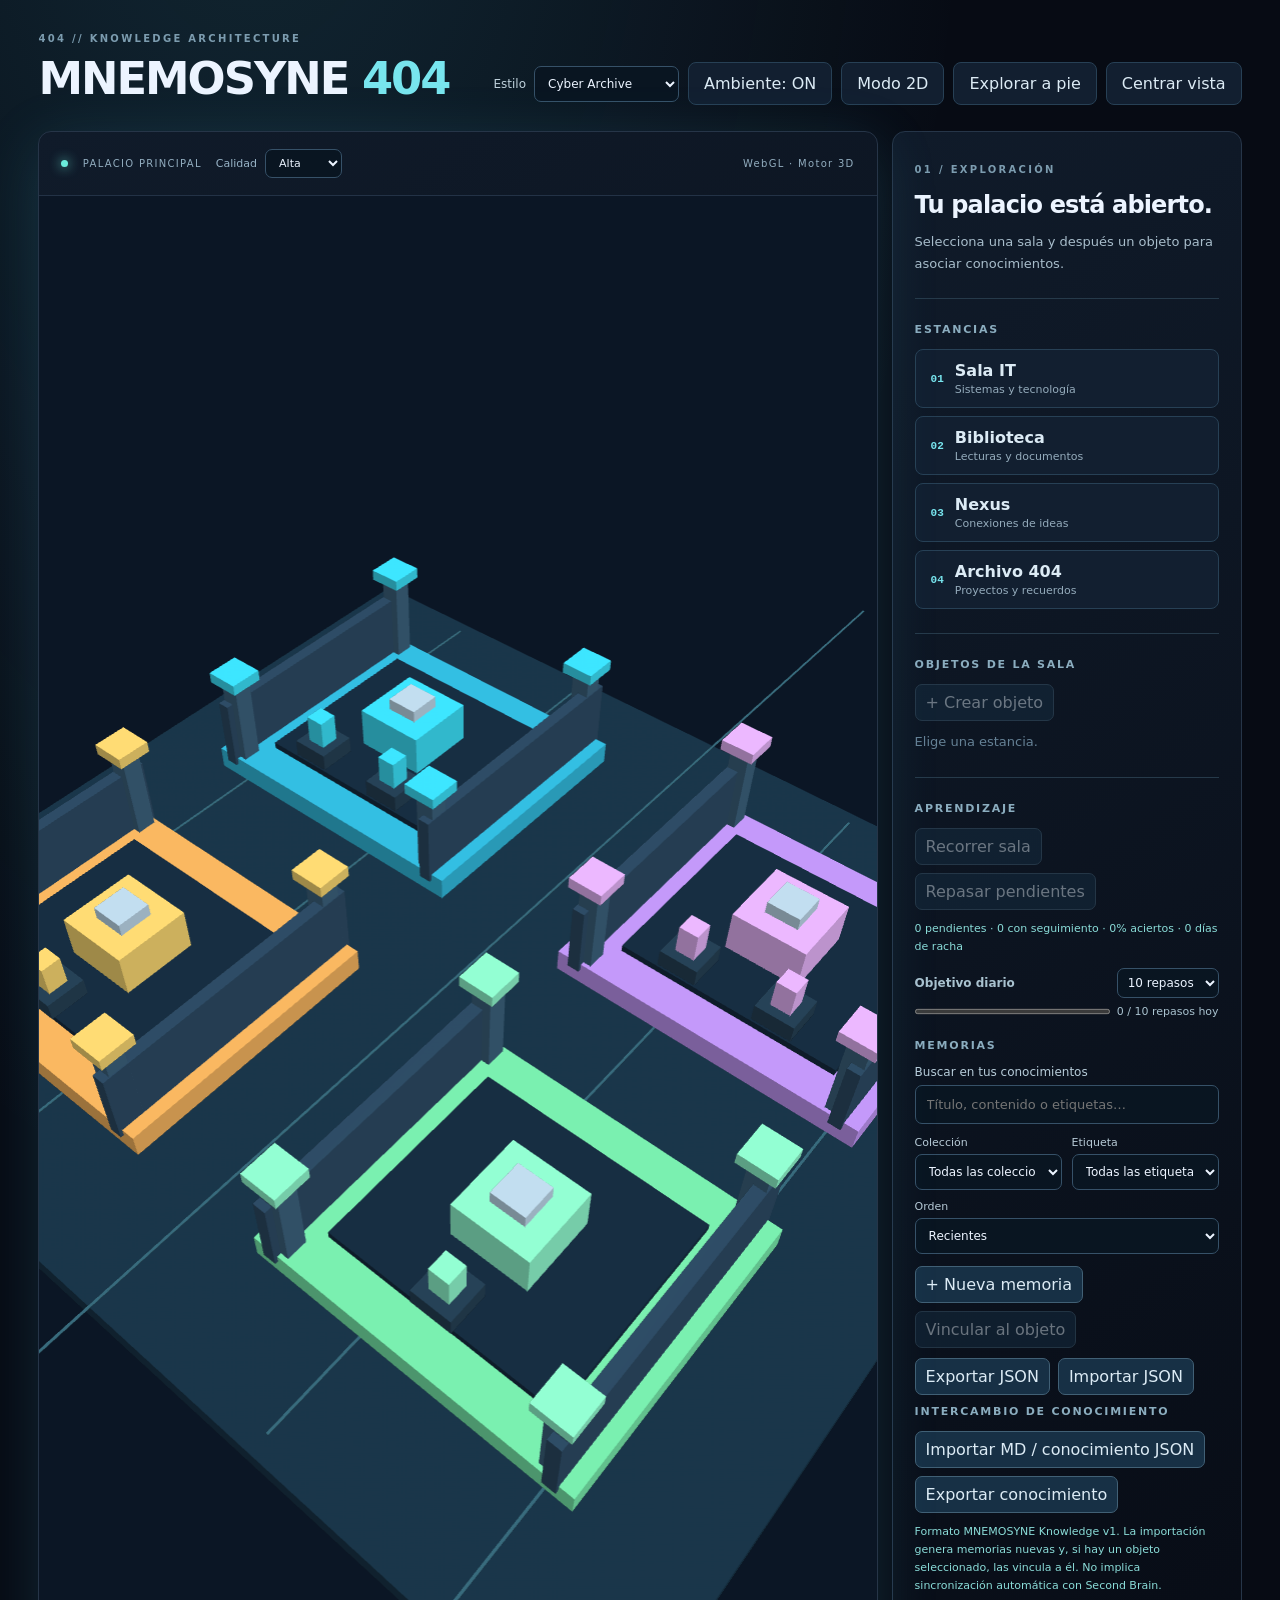
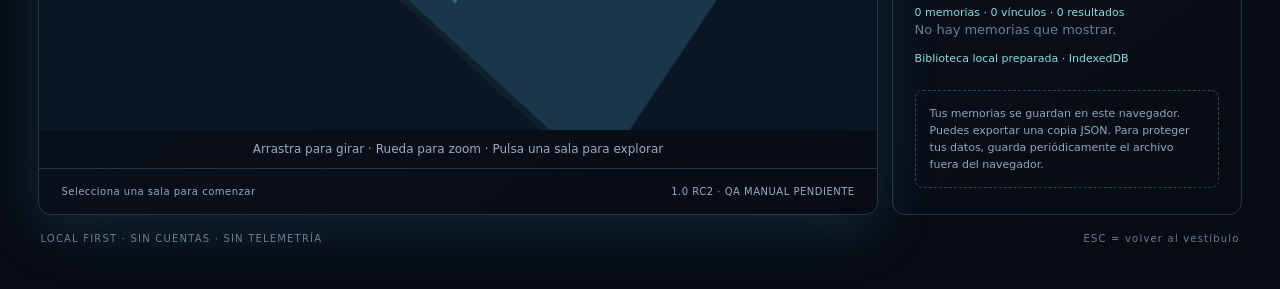
<file: index.html>
<!doctype html><html lang="es"><head><meta charset="utf-8"><meta name="viewport" content="width=device-width,initial-scale=1"><meta name="theme-color" content="#090e1d"><title>MNEMOSYNE 404 — Palacio de memoria</title><link rel="stylesheet" href="./styles/main.css"><link rel="manifest" href="./manifest.webmanifest"><link rel="icon" type="image/svg+xml" href="./icons/mnemosyne.svg"></head><body><div class="app"><header class="top"><div><span class="eyebrow">404 // KNOWLEDGE ARCHITECTURE</span><h1>MNEMOSYNE <strong>404</strong></h1></div><nav aria-label="Controles principales"><label class="theme-control" for="theme-select">Estilo <select id="theme-select" aria-label="Tema visual"><option value="cyber">Cyber Archive</option><option value="classic">Biblioteca clásica</option><option value="noir">Archivo oscuro</option><option value="minimal">Minimal</option></select></label><button id="effects" type="button" aria-pressed="true" title="Desactivar efectos ambientales">Ambiente: ON</button><button id="mode" type="button">Modo 2D</button><button id="walk" type="button" title="Recorrer el palacio con teclado" disabled>Explorar a pie</button><button id="reset" type="button">Centrar vista</button></nav></header><main class="layout"><section class="viewer" aria-label="Explorador de palacio"><div class="viewer-head"><span><i class="dot"></i> PALACIO PRINCIPAL</span><label class="quality-control">Calidad <select id="quality-select" aria-label="Calidad gráfica"><option value="high">Alta</option><option value="low">Ahorro</option></select></label><span id="engine">Motor 3D</span></div><canvas id="scene" aria-label="Mapa tridimensional interactivo de cuatro salas"></canvas><div id="map2d" class="map2d" hidden role="group" aria-label="Mapa de salas"></div><div class="instructions" id="instructions">Arrastra para girar · Rueda para zoom · Pulsa una sala para explorar</div><div id="walk-controls" class="walk-controls" hidden aria-label="Controles de recorrido"><button type="button" data-walk="left" aria-label="Girar a la izquierda">↶</button><button type="button" data-walk="forward" aria-label="Avanzar">↑</button><button type="button" data-walk="right" aria-label="Girar a la derecha">↷</button><button type="button" data-walk="strafe-left" aria-label="Desplazarse a la izquierda">←</button><button type="button" data-walk="backward" aria-label="Retroceder">↓</button><button type="button" data-walk="strafe-right" aria-label="Desplazarse a la derecha">→</button><button type="button" data-walk="interact">Entrar en sala</button></div><div class="viewer-bottom"><span id="status" role="status" aria-live="polite">Selecciona una sala para comenzar</span><span>1.0 RC2 · QA MANUAL PENDIENTE</span></div></section><aside class="sidebar"><span class="eyebrow">01 / EXPLORACIÓN</span><h2 id="room-title">Tu palacio está abierto.</h2><p id="room-desc">Selecciona uno de los cuatro espacios del mapa para conocer los objetos que albergará.</p><div class="separator"></div><h3>ESTANCIAS</h3><div id="room-list" class="room-list"></div><div class="separator"></div><h3 id="objects-title">OBJETOS DE LA SALA</h3><div class="actions"><button id="new-object" type="button" disabled>+ Crear objeto</button></div><div id="object-list" class="object-list"><p class="muted">Elige una estancia.</p></div><div class="separator"></div><h3>APRENDIZAJE</h3><div class="actions"><button type="button" id="start-route">Recorrer sala</button><button type="button" id="start-review">Repasar pendientes</button></div><p id="review-stats" class="data-status"></p><div class="daily-goal"><label for="daily-goal">Objetivo diario</label><select id="daily-goal"><option value="5">5 repasos</option><option value="10" selected>10 repasos</option><option value="20">20 repasos</option><option value="30">30 repasos</option></select><progress id="goal-progress" value="0" max="10"></progress><span id="goal-label">0 / 10 repasos hoy</span></div><h3>MEMORIAS</h3><label class="field-label" for="search">Buscar en tus conocimientos</label><input id="search" type="search" placeholder="Título, contenido o etiquetas…"><div class="filters"><label for="collection-filter">Colección<select id="collection-filter"><option value="">Todas las colecciones</option></select></label><label for="tag-filter">Etiqueta<select id="tag-filter"><option value="">Todas las etiquetas</option></select></label><label for="sort-filter">Orden<select id="sort-filter"><option value="recent">Recientes</option><option value="oldest">Antiguas</option><option value="title">Título A–Z</option></select></label></div><div class="actions"><button id="new-memory" type="button">+ Nueva memoria</button><button id="link-memory" type="button" disabled>Vincular al objeto</button></div><div class="actions"><button type="button" id="export-backup">Exportar JSON</button><button type="button" id="import-backup">Importar JSON</button><input type="file" id="backup-file" accept=".json,application/json" hidden></div><h3>INTERCAMBIO DE CONOCIMIENTO</h3><div class="actions"><button type="button" id="import-knowledge">Importar MD / conocimiento JSON</button><button type="button" id="export-knowledge">Exportar conocimiento</button><input type="file" id="knowledge-file" accept=".md,.json,text/markdown,application/json" multiple hidden></div><p class="data-status">Formato MNEMOSYNE Knowledge v1. La importación genera memorias nuevas y, si hay un objeto seleccionado, las vincula a él. No implica sincronización automática con Second Brain.</p><div id="library-stats" class="data-status"></div><div id="memory-list" class="memory-list" aria-live="polite"></div><button id="more-memories" type="button" hidden>Mostrar 60 memorias más</button><p id="data-status" role="status" aria-live="polite" class="data-status">Iniciando biblioteca local…</p><div class="notice">Tus memorias se guardan en este navegador. Puedes exportar una copia JSON. Para proteger tus datos, guarda periódicamente el archivo fuera del navegador.</div></aside></main><footer>LOCAL FIRST · SIN CUENTAS · SIN TELEMETRÍA <span>ESC = volver al vestíbulo</span></footer></div><dialog id="editor"><form id="memory-form"><h2 id="editor-title">Nueva memoria</h2><label for="memory-title">Título *</label><input id="memory-title" maxlength="120" required><label for="memory-tags">Etiquetas (separadas por comas)</label><input id="memory-tags" maxlength="250"><label for="memory-collection">Colección (opcional)</label><input id="memory-collection" maxlength="80" list="collection-suggestions" placeholder="Ej.: Redes, Literatura, Proyecto 404"><datalist id="collection-suggestions"></datalist><label for="memory-body">Contenido Markdown *</label><textarea id="memory-body" rows="9" maxlength="40000" required placeholder="# Encabezado, **negrita**, - lista o [[Otra memoria]]"></textarea><button id="preview-memory" type="button">Vista previa Markdown</button><div id="memory-preview" class="md-preview" hidden aria-label="Vista previa segura del contenido"></div><p id="editor-error" class="form-error" role="alert"></p><div class="actions"><button type="button" id="cancel-edit">Cancelar</button><button type="submit">Guardar memoria</button></div></form></dialog><dialog id="object-editor"><form id="object-form"><h2 id="object-editor-title">Nuevo objeto</h2><label for="object-name">Nombre *</label><input id="object-name" maxlength="80" required><label for="object-description">Descripción</label><textarea id="object-description" rows="4" maxlength="500"></textarea><label for="object-slot">Ubicación en la sala</label><select id="object-slot" required></select><p id="object-error" class="form-error" role="alert"></p><div class="actions"><button id="cancel-object" type="button">Cancelar</button><button type="submit">Guardar objeto</button></div></form></dialog><dialog id="learn-dialog"><div class="learn-box"><h2 id="learn-heading">Recorrido</h2><p id="learn-progress"></p><h3 id="learn-question"></h3><div id="learn-answer" class="learn-answer" hidden></div><p id="learn-error" class="form-error" role="status"></p><div class="actions"><button type="button" id="learn-reveal">Mostrar respuesta</button><button type="button" id="learn-again" hidden>Otra vez</button><button type="button" id="learn-hard" hidden>Me costó</button><button type="button" id="learn-good" hidden>Lo recordé</button><button type="button" id="learn-close">Cerrar</button></div></div></dialog><dialog id="reader" aria-labelledby="reader-title"><h2 id="reader-title"></h2><p id="reader-meta" class="data-status"></p><div id="reader-content" class="md-preview"></div><h3>Conexiones y referencias</h3><div id="reader-relations" class="actions"></div><div class="actions"><button id="reader-close" type="button">Cerrar lectura</button></div></dialog><script type="module" src="./app/experience.js"></script><script type="module" src="./app/main.js"></script><dialog id="restore-dialog" aria-labelledby="restore-heading"><form method="dialog"><h2 id="restore-heading">Restaurar biblioteca</h2><p id="restore-summary"></p><p id="restore-warnings" class="data-status"></p><p>Se recomienda exportar y guardar una copia antes de importar.</p><div class="actions"><button type="submit" id="restore-merge" value="merge">Añadir sin conflictos</button><button type="submit" value="skip">Omitir duplicados</button><button type="submit" value="replace">Sustituir biblioteca…</button><button type="submit" value="cancel">Cancelar</button></div></form></dialog></body></html>
</file>
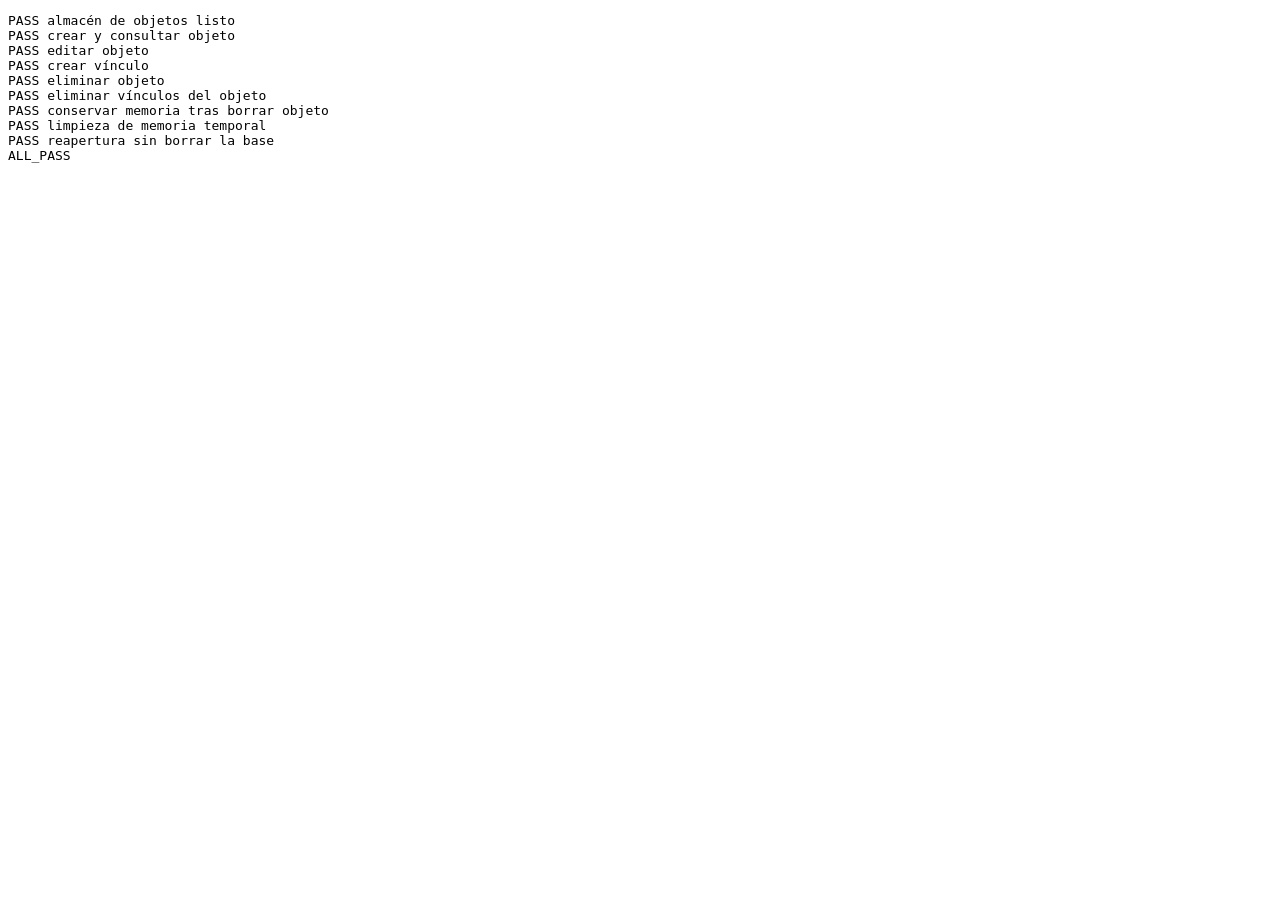
<file: tests/browser-smoke.html>
<!doctype html><html lang="es"><meta charset="utf-8"><title>MNEMOSYNE 404 — prueba no destructiva</title><body><pre id="result">RUNNING</pre><script type="module">
import {openDatabase,listObjects,saveObject,deleteObject,listMemories,saveMemory,deleteMemory,addLink,listLinks} from '../app/db.js';
const lines=[],stamp=new Date().toISOString(),suffix=crypto.randomUUID(),id=`it/custom-smoke-${suffix}`,memoryId=`smoke-${suffix}`;
const check=(c,m)=>{if(!c)throw Error(m);lines.push('PASS '+m);document.getElementById('result').textContent=lines.join('\n')+'\nRUNNING';};
let db;
try{
 db=await openDatabase();check(db.objectStoreNames.contains('objects'),'almacén de objetos listo');
 await saveObject(db,{id,roomId:'it',title:'Prueba temporal',description:'QA',slot:0,createdAt:stamp,updatedAt:stamp});
 check((await listObjects(db)).some(o=>o.id===id),'crear y consultar objeto');
 await saveObject(db,{id,roomId:'it',title:'Modificado',description:'QA',slot:1,createdAt:stamp,updatedAt:stamp});
 check((await listObjects(db)).find(o=>o.id===id)?.title==='Modificado','editar objeto');
 await saveMemory(db,{id:memoryId,title:'QA temporal',body:'Contenido de prueba',tags:[],createdAt:stamp,updatedAt:stamp});
 await addLink(db,id,memoryId);check((await listLinks(db)).some(l=>l.objectId===id&&l.memoryId===memoryId),'crear vínculo');
 await deleteObject(db,id);check(!(await listObjects(db)).some(o=>o.id===id),'eliminar objeto');
 check(!(await listLinks(db)).some(l=>l.objectId===id),'eliminar vínculos del objeto');
 check((await listMemories(db)).some(m=>m.id===memoryId),'conservar memoria tras borrar objeto');
 await deleteMemory(db,memoryId);check(!(await listMemories(db)).some(m=>m.id===memoryId),'limpieza de memoria temporal');
 db.close();db=await openDatabase();check(db.objectStoreNames.contains('objects'),'reapertura sin borrar la base');
 document.getElementById('result').textContent=lines.join('\n')+'\nALL_PASS';
}catch(e){document.getElementById('result').textContent=lines.join('\n')+'\nFAIL '+(e.stack||e);}
finally{try{if(db){await deleteObject(db,id);await deleteMemory(db,memoryId);db.close();}}catch(e){console.error('Limpieza de datos temporales incompleta',e);}}
</script></body></html>
</file>
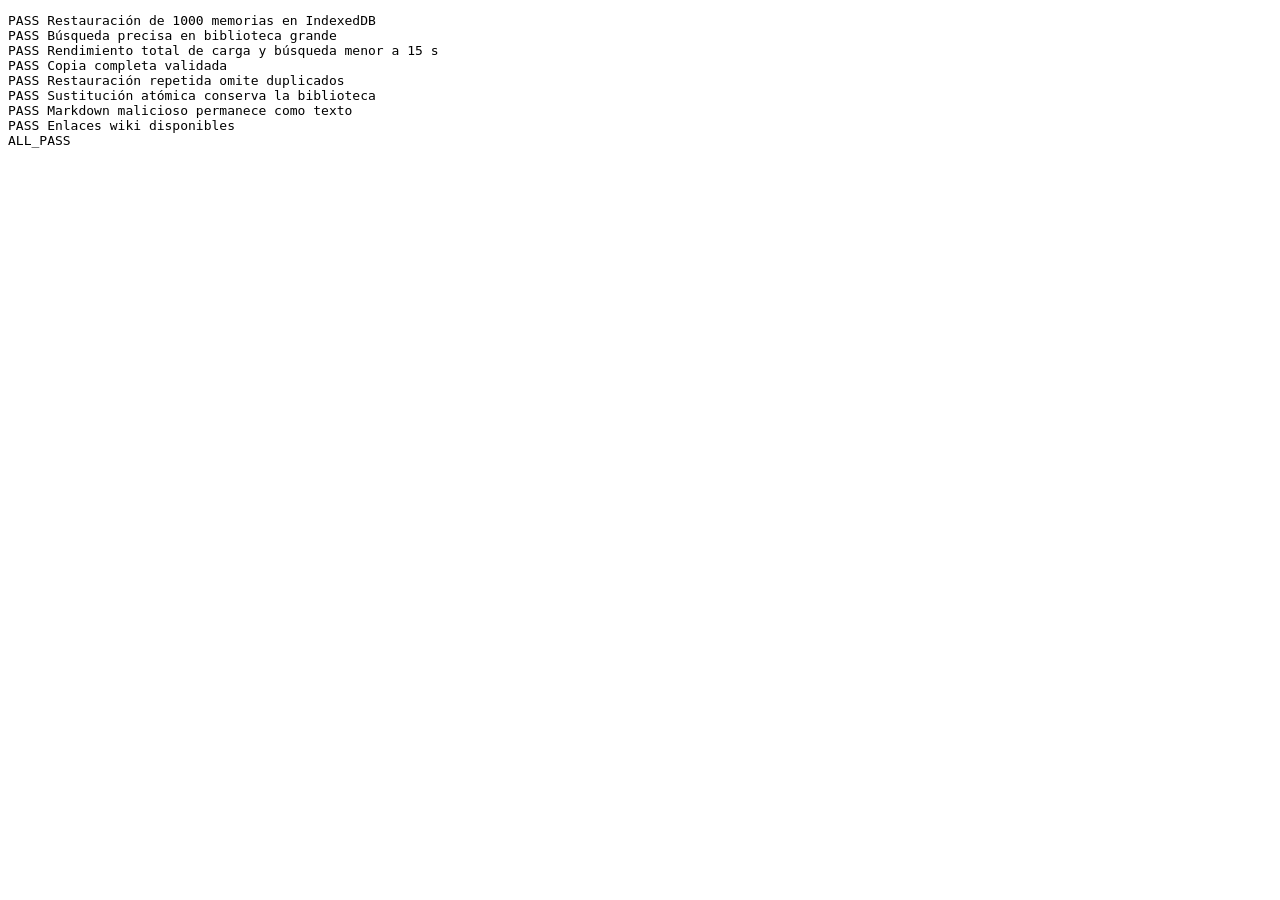
<file: tests/integration-v1.html>
<!doctype html><html lang="es"><meta charset="utf-8"><title>QA integral de conocimientos</title><body><pre id="result">RUNNING</pre><script type="module">
import {openDatabase,restoreBackup,readSnapshot} from '../app/db.js';
import {createBackup,validateBackup} from '../app/backup.js';
import {searchMemories,renderMarkdownSafe,wikiTargets} from '../app/knowledge.js';
const output=document.getElementById('result'),checks=[];
const check=(value,label)=>{if(!value)throw Error(label);checks.push('PASS '+label);output.textContent=checks.join('\n')+'\nRUNNING';};
let db;
try{
 db=await openDatabase();
 const snapshot=await readSnapshot(db),time=new Date().toISOString();
 const records=Array.from({length:1000},(_,i)=>({id:'load-qa-'+i,title:'Carga '+i,body:i===999?'[[Carga 1]]\n# Memoria especial':'Contenido '+i,tags:['qa'],collection:'Banco de pruebas',createdAt:time,updatedAt:time}));
 const data={memories:records,links:[],objects:[],reviews:[]};
 const start=performance.now();
 await restoreBackup(db,data,'merge');
 const after=await readSnapshot(db);
 check(after.memories.length===snapshot.memories.length+1000,'Restauración de 1000 memorias en IndexedDB');
 const found=searchMemories(after.memories,{query:'Memoria especial',collection:'Banco de pruebas'});
 check(found.length===1&&found[0].id==='load-qa-999','Búsqueda precisa en biblioteca grande');
 check(performance.now()-start<15000,'Rendimiento total de carga y búsqueda menor a 15 s');
 const copy=validateBackup(JSON.stringify(createBackup(after.memories,after.links,after.objects,after.reviews)));
 check(copy.memories.length===after.memories.length,'Copia completa validada');
 const skipped=await restoreBackup(db,copy,'skip');
 check(skipped.data.memories.length===0,'Restauración repetida omite duplicados');
 await restoreBackup(db,copy,'replace');
 const restored=await readSnapshot(db);
 check(restored.memories.length===after.memories.length&&restored.memories.some(m=>m.id==='load-qa-999'),'Sustitución atómica conserva la biblioteca');
 const md=renderMarkdownSafe('<img src=x onerror="window.__injected=1">\n**Seguro** [[Carga 1]]',()=>{});
 const wrapper=document.createElement('div');wrapper.append(md);
 check(!wrapper.querySelector('img')&&!window.__injected&&wrapper.textContent.includes('<img'),'Markdown malicioso permanece como texto');
 check(wikiTargets('[[Carga 1]]').length===1,'Enlaces wiki disponibles');
 output.textContent=checks.join('\n')+'\nALL_PASS';
}catch(e){output.textContent=checks.join('\n')+'\nFAIL '+(e.stack||e);}
finally{try{db?.close();}catch{}}
</script></body></html>
</file>
<file: styles/main.css>
:root{color-scheme:dark;font-family:Inter,ui-sans-serif,system-ui,-apple-system,Segoe UI,Arial,sans-serif;background:#070b14;color:#ecf4ff}*{box-sizing:border-box}body{margin:0;background:radial-gradient(ellipse at 20% -20%,#142d44 0%,#090e1c 44%,#070b14 100%);min-height:100vh}button{font:inherit;cursor:pointer}button:focus-visible{outline:2px solid #75e8ff;outline-offset:3px}.app{max-width:1600px;margin:auto;padding:27px clamp(16px,3vw,42px)}.top{display:flex;align-items:end;justify-content:space-between;gap:18px;padding-bottom:26px}.eyebrow{font-size:10px;color:#7c9caf;letter-spacing:.23em;font-weight:700}h1{font-size:clamp(27px,3.5vw,49px);letter-spacing:-.045em;margin:6px 0 0;font-weight:750}h1 strong{color:#78e5ee}.top nav{display:flex;gap:9px}.top button,.room,.object,.tile{border:1px solid #274055;background:#121f30;color:#dcebf5;border-radius:8px;padding:11px 15px;transition:background .15s,border-color .15s}.top button:hover,.room:hover,.object:hover,.tile:hover{background:#1b3245;border-color:#6cbbd0}.layout{display:grid;grid-template-columns:minmax(0,1fr) 350px;gap:14px;min-height:min(700px,76vh)}.viewer,.sidebar{background:linear-gradient(140deg,#101b2a,#0b1321);border:1px solid #263548;border-radius:13px;overflow:hidden}.viewer{display:flex;flex-direction:column;position:relative;min-height:530px}.viewer-head,.viewer-bottom{display:flex;align-items:center;justify-content:space-between;padding:17px 22px;font-size:10px;letter-spacing:.13em;color:#92adbf}.viewer-head{border-bottom:1px solid #233246}.viewer-bottom{border-top:1px solid #233246;letter-spacing:.05em}.dot{display:inline-block;width:7px;height:7px;background:#6becdc;border-radius:50%;box-shadow:0 0 12px #6becdc;margin-right:10px}#scene{width:100%;min-height:370px;flex:1;display:block;touch-action:none;cursor:grab}#scene:active{cursor:grabbing}.instructions{font-size:12px;color:#95adc0;text-align:center;padding:12px}.sidebar{padding:26px 22px;overflow:auto}h2{font-size:24px;line-height:1.14;letter-spacing:-.035em;margin:15px 0 12px}p{font-size:13px;line-height:1.65;color:#a8bdcb;margin:0}.separator{height:1px;background:#263a4a;margin:24px 0}h3{font-size:11px;color:#8badbf;letter-spacing:.16em;margin:0 0 13px}.room-list,.object-list{display:grid;gap:8px}.room,.object{text-align:left;display:flex;align-items:center;gap:11px;width:100%}.room .index{font:700 11px ui-monospace,monospace;color:#6fdde9}.room .txt,.object .txt{display:grid;gap:3px}.room small,.object small{font-size:11px;color:#94abbb}.room.selected,.tile.selected{background:#173b4b;border-color:#63dbea}.object{background:#0d1927}.notice{font-size:11px;line-height:1.55;padding:14px;color:#8ea9b7;border:1px dashed #2c4655;border-radius:8px;margin-top:22px}.muted{color:#658195}footer{display:flex;justify-content:space-between;gap:12px;font-size:10px;letter-spacing:.12em;color:#667d91;margin:18px 2px}.map2d{flex:1;display:grid;grid-template-columns:repeat(2,minmax(0,1fr));grid-auto-rows:minmax(140px,auto);gap:14px;align-content:start;padding:clamp(18px,3vw,36px);min-height:370px;background:radial-gradient(ellipse at center,#1b3247,#0a1422)}.map2d[hidden],#scene[hidden]{display:none}.tile{min-height:145px;display:flex;flex-direction:column;align-items:flex-start;justify-content:space-between;text-align:left;padding:21px;border:1px solid #486274;background:linear-gradient(135deg,#19394b,#102133)}.tile .number{color:#6be5ed;font-size:12px}.tile .name{font-weight:700;font-size:clamp(14px,2vw,22px)}.tile .hint{font-size:11px;color:#91b2c2}@media(max-width:920px){.layout{grid-template-columns:1fr}.viewer{min-height:480px}.sidebar{max-height:none}.top{align-items:start;flex-wrap:wrap}}@media(max-width:510px){.top nav{width:100%}.top nav button{flex:1}.viewer{min-height:430px}.map2d{padding:13px;gap:9px}.tile{min-height:130px;padding:14px}.viewer-head,.viewer-bottom{padding:13px}.instructions{font-size:10px}footer span{display:none}}@media(prefers-reduced-motion:reduce){*,*:before,*:after{transition:none!important;animation:none!important}}
.field-label,#editor label{display:block;color:#b7ccd9;font-size:12px;margin:12px 0 6px}input,textarea{background:#091521;border:1px solid #365168;color:#ecf4ff;border-radius:7px;padding:11px;width:100%;font:inherit;font-size:13px}input:focus-visible,textarea:focus-visible{outline:2px solid #6fdde9}.actions{display:flex;gap:8px;flex-wrap:wrap;margin:10px 0}.actions button,.memory-card button{color:#dcebf5;background:#173045;border:1px solid #416075;border-radius:7px;padding:8px 10px}.actions button:disabled{opacity:.45;cursor:not-allowed}.memory-list{display:grid;gap:8px;max-height:350px;overflow:auto}.memory-card{border:1px solid #2b4958;border-radius:8px;padding:12px;background:#0c1928}.memory-card strong{display:block;font-size:13px}.memory-card small{color:#96aebc}.memory-card p{overflow-wrap:anywhere;white-space:pre-wrap;max-height:70px;overflow:hidden;margin:7px 0}.memory-card .actions{margin-bottom:0}.data-status{font-size:11px;margin-top:10px;color:#8adcd8}dialog{border:1px solid #44677a;border-radius:14px;background:#111e2d;color:#eaf3fb;width:min(550px,calc(100vw - 25px));max-height:90vh;overflow:auto;padding:24px}dialog::backdrop{background:#030915dd}dialog h2{margin:0 0 15px}dialog textarea{resize:vertical}.form-error{color:#ffaeae;min-height:1.5em}

select{background:#091521;border:1px solid #365168;color:#ecf4ff;border-radius:7px;padding:11px;width:100%;font:inherit}.object.selected{border-color:#63dbea;background:#173b4b}.object .object-actions{display:flex;gap:5px;margin-left:auto}.object .object-actions button{background:#173045;border:1px solid #416075;border-radius:5px;color:#dcebf5;padding:5px 8px}.object .txt{min-width:0;flex:1}.object small{overflow-wrap:anywhere}dialog select:focus-visible{outline:2px solid #6fdde9}

.object-row{display:flex;align-items:center;gap:6px}.object-row>.object{flex:1;min-width:0}.object-actions{display:flex;gap:5px}.object-actions button{background:#173045;border:1px solid #416075;border-radius:5px;color:#dcebf5;padding:7px;cursor:pointer}

.learn-box{width:min(90vw,620px);padding:12px;color:#e8eefb}.learn-answer{white-space:pre-wrap;background:#151e32;border:1px solid #334057;padding:16px;border-radius:10px;max-height:45vh;overflow:auto}#learn-dialog{border:1px solid #3b4964;border-radius:18px;background:#0d1425;color:#edf3ff;max-width:95vw}#learn-dialog::backdrop{background:rgba(0,0,0,.75)}

/* Phase 7: restrained adaptive skins, clear keyboard states and controls. */
:root{--accent:#78e5ee;--panel:#101b2a;--edge:#263548;--page:#070b14;--glow:rgba(74,186,217,.17)}
html[data-theme="classic"]{--accent:#edc487;--panel:#29231f;--edge:#62513d;--page:#17120f;--glow:rgba(217,152,72,.15)}
html[data-theme="noir"]{--accent:#dcddfa;--panel:#161827;--edge:#41445c;--page:#080913;--glow:rgba(139,135,223,.13)}
html[data-theme="minimal"]{--accent:#9fdac3;--panel:#19272b;--edge:#3f5b5a;--page:#111c1d;--glow:rgba(90,186,151,.10)}
body{background:radial-gradient(ellipse at 20% -20%,var(--glow),transparent 50%),var(--page);transition:background-color .25s}
.viewer,.sidebar{background:linear-gradient(145deg,var(--panel),var(--page));border-color:var(--edge)}
h1 strong,.tile .number,.room .index{color:var(--accent)}
.room.selected,.tile.selected,.object.selected{border-color:var(--accent)}
:where(button,input,textarea,select):focus-visible{outline:3px solid var(--accent);outline-offset:3px}
.theme-control{display:flex;align-items:center;gap:8px;color:#bfd1db;font-size:12px}
.theme-control select{width:auto;min-width:145px;max-width:205px;padding:9px;cursor:pointer}
.top nav{align-items:center;flex-wrap:wrap}
.top button[aria-pressed="false"]{opacity:.8}
html[data-effects="on"] .viewer{box-shadow:0 14px 60px var(--glow)}
html[data-effects="on"] .dot{animation:memory-breathe 3.5s ease-in-out infinite}
@keyframes memory-breathe{50%{opacity:.55;box-shadow:0 0 3px var(--accent)}}
html[data-effects="off"] *,html[data-effects="off"] *::before,html[data-effects="off"] *::after{animation:none!important;transition:none!important;box-shadow:none!important}
@media(prefers-reduced-motion:reduce){html[data-effects="on"] .dot{animation:none}}
@media(max-width:600px){.theme-control{width:100%;justify-content:space-between}.theme-control select{flex:1;max-width:none}.top nav{width:100%}.top nav button{flex:1;min-width:90px}}

/* Restore choices and incremental memory browsing. */
#more-memories{display:block;width:100%;margin-top:12px;padding:11px 14px;color:var(--accent);background:var(--panel);border:1px solid var(--edge);border-radius:8px;font-weight:600}
#more-memories:hover{border-color:var(--accent)}
#more-memories[hidden]{display:none}
#restore-dialog .actions{display:grid;grid-template-columns:repeat(2,minmax(0,1fr));gap:10px;margin-top:18px}
#restore-dialog .actions button{min-height:46px;white-space:normal}
#restore-warnings{line-height:1.6;margin:12px 0}
@media(max-width:500px){#restore-dialog .actions{grid-template-columns:1fr}}

/* 1.0 experience: progressive enhancement, original dark-academic visual language. */
.quality-control{display:flex;align-items:center;gap:8px;color:#98b4c7;font-size:11px;letter-spacing:0}
.quality-control select{min-width:0;width:auto;font-size:11px;padding:6px 9px}
.viewer-head{gap:14px;flex-wrap:wrap}.viewer-head>#engine{margin-left:auto}
.walk-controls{display:flex;gap:7px;flex-wrap:wrap;justify-content:center;padding:10px;background:rgba(10,25,39,.85)}
.walk-controls[hidden]{display:none}
.walk-controls button,#preview-memory,#reader-close{border:1px solid var(--edge);border-radius:8px;background:var(--panel);color:#e7f5fc;padding:10px 14px}
.walk-controls button{min-width:44px;min-height:44px}
.walk-controls button:hover,#preview-memory:hover{border-color:var(--accent)}
.filters{display:grid;grid-template-columns:repeat(2,minmax(0,1fr));gap:10px;margin:12px 0}
.filters label{display:grid;gap:5px;font-size:11px;color:#b7cad6}
.filters label:last-child{grid-column:1/-1}
.filters select{width:100%;font-size:12px;padding:9px;min-width:0}
.daily-goal{display:grid;grid-template-columns:1fr auto;gap:7px;align-items:center;margin:12px 0 21px;font-size:12px;color:#a9c2cf}
.daily-goal label{font-weight:700}.daily-goal select{width:auto;font-size:12px;padding:6px}
.daily-goal progress{width:100%;height:11px;accent-color:var(--accent)}
.daily-goal span{text-align:right;font-size:11px}
.md-preview{font-size:13px;line-height:1.7;color:#e9f4fa;background:rgba(7,16,26,.45);padding:16px;border:1px solid var(--edge);border-radius:10px;overflow-wrap:anywhere;max-height:55vh;overflow:auto;margin:12px 0}
.md-preview[hidden]{display:none}
.md-preview h3,.md-preview h4,.md-preview h5{font-size:16px;text-transform:none;letter-spacing:0;margin:14px 0 8px;color:var(--accent)}
.md-preview p{font-size:13px;color:#e1ebf4;margin:8px 0;line-height:1.7}
.md-preview ul{margin:8px 0;padding-left:22px}.md-preview li{margin-bottom:5px}
.md-preview .md-code{font:12px/1.6 ui-monospace,monospace;white-space:pre-wrap;overflow-wrap:anywhere;border:1px solid #456075;padding:12px;border-radius:8px;background:#07101a}
.wiki-ref,#reader-relations button{display:inline-flex;align-items:center;border:1px solid #3a7783;background:#152e39;color:#8deded;padding:3px 7px;border-radius:6px;font-size:12px;margin:0 2px;cursor:pointer}
.wiki-ref:hover,#reader-relations button:hover{background:#234b58}
#reader{width:min(780px,calc(100vw - 24px));max-height:85vh}
#reader .md-preview{max-height:53vh;min-height:80px}
#reader h3{margin:18px 0 7px;letter-spacing:.04em}
#memory-preview{min-height:80px}
#preview-memory{display:inline-block;margin-top:10px}
#scene:focus-visible{outline:3px solid var(--accent);outline-offset:-5px}
@media(max-width:600px){.filters{grid-template-columns:1fr}.filters label:last-child{grid-column:auto}.walk-controls{gap:5px}.walk-controls button{flex:1 1 22%}.quality-control{width:auto}.viewer-head>#engine{margin-left:0}}
</file>
